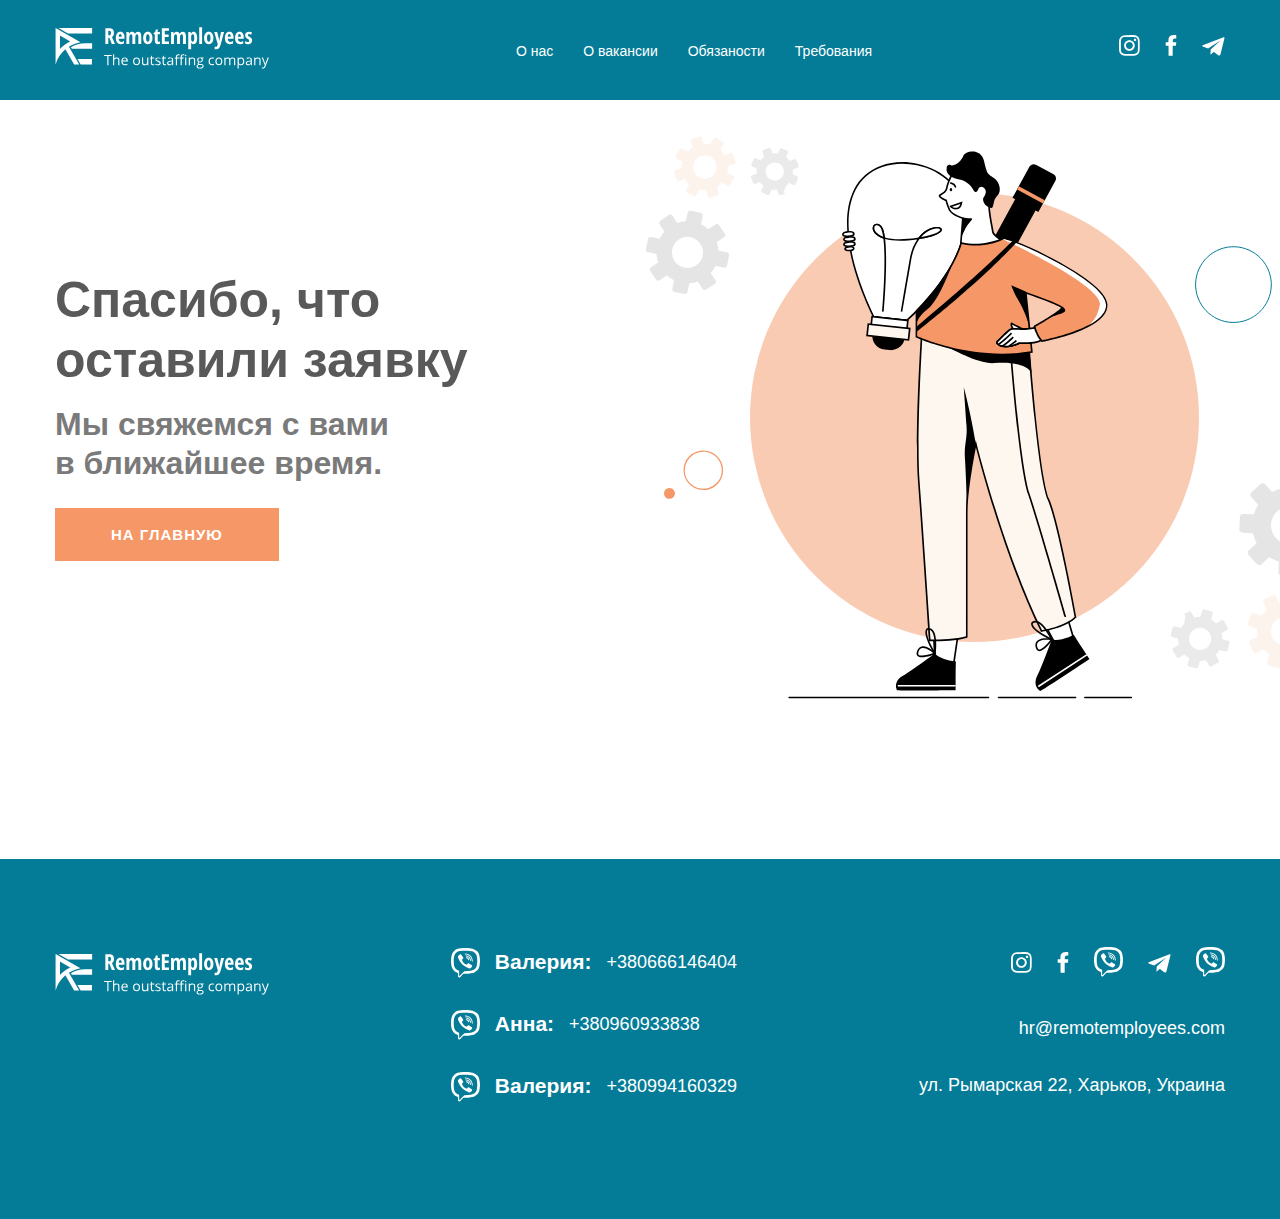
<file: ty_page.html>
<!DOCTYPE html>
<html lang="en">
<head>
    <meta charset="UTF-8">
    <meta name="viewport" content="width=device-width, initial-scale=1.0">
    <title></title>
    <link rel="stylesheet" href="./scss/style.css">
</head>
<body>
    <header class="header">
        <div class="container">
            <div class="header-inner">
                <div class="header__logo">
                    <a href="/"><img src="/image/logo.svg" alt=""></a>
                </div>
                <nav class="header__menu--list">
                    <div class="menu__btn">
                        <span></span>
                    </div>
                    <ul class="header__menu">
                        <li><a href="/ty_page.html">О нас</a></li>
                        <li><a href="#">О вакансии</a></li>
                        <li><a href="#">Обязаности</a></li>
                        <li><a href="#">Требования</a></li>
                        
                    </ul>
                    
                </nav>
                <div class="header__social">
                    <ul class="header__social--links">
                        <li><a href="#"><img src="/image/insta.svg" alt="instagram"></a></li>
                        <li><a href="#"><img src="/image/fb.svg" alt=facebook"></a></li>
                        <li><a href="#"><img src="/image/tg.svg" alt="telegram"></a></li>
                    </ul>
                </div>
                
            </div>
        </div>
    </header>

    <main>
        <div class="container">
        <div class="ty_block">
            <div class="ty_block--message">
                <h2>Спасибо, что оставили заявку</h2>
                <p>Мы свяжемся с вами <br>
                    в ближайшее время.</p>
                    <img src="/image/boy-300px.svg" alt="" class="ty_block--message-img">
                    <a href="/" class="ty_block--btn">на главную</a>
            </div>
            <div class="ty_block--guy">
                <img src="/image/ty-page--boy.svg" alt="">
            </div>
        </div>
    </div>
    </main>

    <footer class="footer">
        <div class="container">
            <div class="footer__inner">
            <div class="footer__logo">
                <a href="#"><img src="/image/logo.svg" alt=""></a>
            </div>
            <div class="contacts">
                <ul>
                    <li>
                        <img src="/image/viber.svg" alt="">
                        <span>Валерия:</span>
                        <a href="viber://chat?number=380666146404">+380666146404</a>
                    </li>
                    <li>
                        <img src="/image/viber.svg" alt="">
                        <span>Анна: 
                            </span>
                        <a href="viber://chat?number=380960933838">+380960933838</a>
                    </li>
                    <li>
                        <img src="/image/viber.svg" alt="">
                        <span>Валерия:</span>
                        <a href="viber://chat?number=380994160329">+380994160329</a>
                    </li>
                </ul>
            </div>
            <div class="social__footer">
                <ul>
                    <li><a href=""><img src="/image/insta.svg" alt=""></a></li>
                    <li><a href=""><img src="/image/fb.svg" alt=""></a></li>
                    <li><a href=""><img src="/image/viber.svg" alt=""></a></li>
                    <li><a href=""><img src="/image/tg.svg" alt=""></a></li>
                    <li><a href=""><img src="/image/viber.svg" alt=""></a></li>
                </ul>
                <a href="mailto:hr@remotemployees.com" class="mail">hr@remotemployees.com</a>
                <div class="geo_block">
                    <a href="mailto:hr@remotemployees.com" class="geo">ул. Рымарская 22, Харьков, Украина</a>
                </div>
            </div>
        </div>
    </div>
    </foot
</body>
</html>
</file>
<file: scss/style.css>
* {
  margin: 0;
  padding: 0;
  box-sizing: border-box;
}

body {
  overflow-x: hidden;
  font-family: 'Montserrat', sans-serif;
  font-size: 18px;
  font-weight: 400;
  line-height: 32px;
  letter-spacing: 0em;
  color: #7a7a7a;
}

input {
  padding: 0;
  margin: 0;
  color: #7a7a7a;
  font-size: 18px;
}

a,
p {
  text-decoration: none;
  font-family: 'Montserrat', sans-serif;
}

h1,
h2,
h3,
h4,
h5,
h6,
button,
p {
  line-height: 1em;
  margin: 0;
  padding: 0;
}

ul,
li {
  margin: 0;
  padding: 0;
  list-style: none;
}

.container {
  width: 1170px;
  margin: 0 auto;
}

.div-logo {
  display: flex;
  justify-content: start;
  padding: 0 25px;
  align-items: center;
  background-color: #97d0c5;
  height: 100px;
}

.btn-burger__menu {
  display: none;
  position: fixed;
  top: 25px;
  right: 10px;
  width: 50px;
  height: 50px;
}

.btn-burger__menu--span {
  position: absolute;
  width: 25px;
  height: 3px;
  background-color: #fff;
  top: 50%;
  left: 50%;
  transform: translate(-50%, -50%);
}

.btn-burger__menu--span:before, .btn-burger__menu--span:after {
  position: absolute;
  background-color: #fff;
  width: 25px;
  height: 3px;
}

.btn-burger__menu--span:before {
  content: '';
  bottom: -8px;
}

.btn-burger__menu--span:after {
  content: '';
  top: -8px;
}

.active-burger {
  height: 0;
}

.active-burger:before {
  top: 0;
  transform: rotate(45deg);
}

.active-burger:after {
  top: 0;
  transform: rotate(-45deg);
}

.header {
  background: #047c97;
  width: 100vw;
  height: 100px;
  position: fixed;
  left: 0;
  right: 0;
  top: 0;
  display: flex;
  z-index: 100;
  align-items: center;
}

.header-inner {
  display: flex;
  justify-content: space-between;
}

.header__menu--list {
  z-index: 5;
  display: flex;
  align-items: center;
}

.header__menu {
  z-index: 5;
  display: flex;
}

.header__menu li {
  padding-left: 30px;
}

.header__menu li:first-child {
  padding: 0;
}

.header__menu li a {
  font-weight: 500;
  font-size: 14px;
  color: #fff;
  transition: color 0.3s linear;
}

.header__menu li a:hover {
  color: #f69767;
  transition: all 0.3s linear;
}

.header__social {
  display: flex;
  align-items: center;
}

.header__social--links {
  display: flex;
}

.header__social--links li {
  padding-left: 25px;
  transition: all 0.3s linear;
}

.header__social--links li:first-child {
  padding: 0;
}

.header__social--links li:hover {
  transform: scale(1.1);
  transition: all 0.3s linear;
}

.developer {
  widows: 100%;
  background-color: #e5f1f4;
}

.developer__inner {
  padding-top: 185px;
  padding-bottom: 120px;
  justify-content: space-between;
  display: flex;
  align-items: center;
}

.developer__ad {
  padding-top: 50px;
  max-width: 470px;
}

.developer__ad h1 {
  color: #595959;
  font-size: 50px;
  font-weight: 800;
  line-height: 60px;
  margin-bottom: 25px;
}

.developer__ad h1 span {
  color: #047c97;
}

.php__form {
  margin-top: 30px;
}

.php__form--input {
  padding-left: 20px;
  width: 60%;
  height: 60px;
  border: none;
  outline: none;
}

.php__form--btn {
  width: 34%;
  height: 60px;
  background: #f69767;
  border: 1px solid transparent;
  border: none;
  color: #fff;
  text-transform: uppercase;
  font-size: 15px;
  font-weight: 700;
  line-height: 26px;
  letter-spacing: 0em;
  transition: all 0.5s linear;
  cursor: pointer;
  outline: none;
}

.php__form--btn:hover {
  background: #fff;
  color: #f69767;
  border: 1px solid #f69767;
}

.about_us {
  margin: 180px 0 0;
  width: 100%;
}

.about_us--inner {
  display: flex;
  justify-content: space-between;
  align-items: center;
}

.about_us--inner-text {
  max-width: 470px;
}

.about_us--inner-text h1 {
  color: #595959;
  font-size: 50px;
  font-weight: 800;
  line-height: 60px;
  margin-left: 40px;
  margin-bottom: 50px;
  position: relative;
}

.about_us--inner-text h1::after {
  content: '';
  position: absolute;
  left: -40px;
  top: 0;
  width: 30px;
  height: 100%;
  background: #f69767;
}

.about_us--inner-img {
  max-width: 600px;
  width: 100%;
}

.our_advantages {
  width: 100%;
  background-image: url("/image/Component 1.svg");
  background-size: cover;
  background-position: center center;
  background-repeat: no-repeat;
  padding-bottom: 150px;
}

.our_advantages--block {
  display: flex;
  justify-content: space-between;
}

.our_advantages h1 {
  padding-top: 150px;
  text-align: center;
  color: #595959;
  font-size: 50px;
  font-weight: 800;
  line-height: 60px;
}

.our_advantages h1 span {
  color: #047c97;
}

.our_advantages__inner {
  max-width: 470px;
  margin-top: 70px;
}

.our_advantages__inner--block {
  display: flex;
  flex-direction: column;
}

.our_advantages__inner .top {
  display: flex;
}

.our_advantages--numbers {
  color: #f69767;
  font-size: 50px;
  line-height: 60px;
  font-weight: 900;
}

.our_advantages h2 {
  padding-left: 30px;
  font-weight: bold;
  font-size: 32px;
  line-height: 39px;
  color: #595959;
}

.our_advantages--text {
  padding: 20px 0 0 85px;
}

.php--inner-text {
  max-width: 470px;
}

.php--inner-text h1 {
  color: #595959;
  font-size: 50px;
  font-weight: 800;
  line-height: 60px;
  margin-left: 40px;
  margin-bottom: 50px;
  position: relative;
}

.php--inner-text h1::after {
  content: '';
  position: absolute;
  left: -40px;
  top: 0;
  width: 30px;
  height: 100%;
  background: #f69767;
}

.join_us {
  margin-top: 180px;
}

.join_us-inner {
  display: flex;
  justify-content: space-between;
  align-items: center;
  padding-bottom: 150px;
}

.join_us-inner--block {
  max-width: 570px;
}

.join_us-inner--block h3 {
  font-size: 50px;
  font-style: normal;
  font-weight: 800;
  line-height: 60px;
  letter-spacing: 0em;
  margin-bottom: 50px;
}

.join_us-inner--block h3 span {
  color: #f69767;
}

.join_us-inner--block li {
  display: flex;
  align-items: center;
  padding-bottom: 30px;
}

.join_us-inner--block li img {
  padding-right: 30px;
}

.duties {
  width: 100%;
  background-image: url("/image/Component 1.svg");
  background-size: cover;
  background-position: center center;
  background-repeat: no-repeat;
  padding-bottom: 180px;
}

.duties h1 {
  padding-top: 150px;
  color: #595959;
  font-size: 50px;
  font-weight: 800;
  line-height: 60px;
}

.duties h1 span {
  color: #047c97;
}

.duties__blocks {
  display: flex;
  justify-content: space-between;
}

.duties__inner {
  max-width: 470px;
}

.duties__block {
  margin-top: 55px;
  display: flex;
  align-items: center;
}

.duties__block span {
  color: #f69767;
  font-size: 50px;
  line-height: 60px;
  font-weight: 900;
  padding-right: 30px;
}

.duties__block p {
  font-size: 18px;
  line-height: 31px;
}

.respond {
  margin: 180px auto;
  width: 100%;
}

.respond__inner {
  width: 100%;
  display: flex;
  justify-content: space-between;
  align-items: center;
}

.respond__inner h2 {
  font-size: 50px;
  font-style: normal;
  font-weight: 800;
  line-height: 60px;
  letter-spacing: 0em;
  color: #595959;
  margin-bottom: 50px;
}

.respond__block {
  max-width: 470px;
}

.respond__form {
  display: flex;
  flex-direction: column;
}

.respond__form input {
  padding-left: 5%;
  margin-bottom: 30px;
  outline: none;
  border: 1px solid #7a7a7a;
  height: 60px;
}

.respond__btn {
  height: 60px;
  width: 240px;
  background: #f69767;
  border: 1px solid transparent;
  color: #fff;
  font-size: 18px;
  font-weight: 900;
  letter-spacing: 0.5px;
  line-height: 23px;
  transition: all 0.5s linear;
  cursor: pointer;
  outline: none;
}

.respond__btn:hover {
  background: #fff;
  color: #f69767;
  border: 1px solid #f69767;
}

.footer {
  background: #047c97;
  height: 360px;
  width: 100%;
  align-items: center;
  display: flex;
}

.footer__inner {
  display: flex;
  justify-content: space-between;
  align-items: top;
}

.footer .contacts li {
  display: flex;
  align-items: center;
  margin-bottom: 30px;
}

.footer .contacts li span {
  font-size: 21px;
  line-height: 32px;
  font-weight: 600;
  color: #fff;
  padding: 0 15px;
}

.footer .contacts li a {
  line-height: 31px;
  font-size: 18px;
  font-weight: 300;
  color: #fff;
  transition: color 0.3s linear;
}

.footer .contacts li a:hover {
  color: #f69767;
  transition: color 0.3s linear;
}

.footer .social__footer {
  text-align: right;
}

.footer .social__footer ul {
  display: flex;
  justify-content: flex-end;
  align-items: center;
  margin-bottom: 25px;
}

.footer .social__footer ul li {
  padding-right: 25px;
  transition: all 0.3s linear;
}

.footer .social__footer ul li:last-child {
  padding: 0;
}

.footer .social__footer ul li:hover {
  transform: scale(1.1);
  transition: all 0.3s linear;
}

.mail {
  color: #fff;
  font-size: 18px;
  font-weight: 400;
  line-height: 32px;
  letter-spacing: 0em;
  transition: color 0.3s linear;
}

.mail:hover {
  transition: color 0.3s linear;
  color: #f69767;
}

.geo_block {
  margin-top: 25px;
}

.geo {
  margin-top: 50px;
  color: #fff;
  font-size: 18px;
  font-weight: 400;
  line-height: 32px;
  letter-spacing: 0em;
  transition: color 0.3s linear;
}

.geo:hover {
  transition: color 0.3s linear;
  color: #f69767;
}

.header__menu .active-menu {
  transform: translateY(0);
}

.active-btn {
  transition: all 0.5s;
}

.active-btn span {
  background-color: transparent;
  transition: all 0.5s;
}

.active-btn span:before {
  bottom: 5px;
  transform: rotate(45deg);
  transition: all 0.5s;
}

.active-btn span:after {
  top: 5px;
  transform: rotate(-45deg);
  transition: all 0.5s;
}

.max-width--990 {
  display: none;
}

.img-media {
  display: none;
}

.ty_block {
  padding-top: 110px;
  padding-bottom: 150px;
  display: flex;
  justify-content: space-between;
  align-items: center;
  flex-wrap: wrap;
}

.ty_block--message {
  max-width: 500px;
}

.ty_block--message h2 {
  color: #595959;
  font-size: 50px;
  font-weight: 800;
  line-height: 60px;
  letter-spacing: 0;
}

.ty_block--message p {
  font-size: 32px;
  font-style: normal;
  font-weight: 700;
  line-height: 39px;
  letter-spacing: 0em;
  text-align: left;
  color: #7a7a7a;
  margin: 15px 0 35px;
}

.ty_block--message-img {
  display: none;
}

.ty_block--guy {
  max-width: 600px;
}

.ty_block--btn {
  padding: 17px 55px;
  background-color: #f69767;
  color: #fff;
  text-transform: uppercase;
  font-size: 15px;
  font-style: normal;
  font-weight: 700;
  line-height: 26px;
  letter-spacing: 1px;
  text-align: center;
  transition: all 0.3s linear;
  border: 1px solid transparent;
}

.ty_block--btn:hover {
  transition: all 0.3s linear;
  background: #fff;
  color: #f69767;
  border: 1px solid #f69767;
}

.ty_block--btn a {
  color: #fff;
}

.menu__btn {
  position: fixed;
  top: 25px;
  right: 10px;
  display: none;
  z-index: 30;
  width: 50px;
  height: 50px;
  transition: 0.5s;
}

.menu__btn span {
  position: relative;
  width: 25px;
  height: 3px;
  background-color: #fff;
  border-radius: 2px;
  top: 50%;
  left: 50%;
  transform: translate(-50%, -50%);
}

.menu__btn span :before {
  content: '';
  position: absolute;
  right: 0;
  top: 0;
  background-color: #fff;
  width: 25px;
  height: 3px;
}

.dev-img {
  max-width: 500px;
  width: 100%;
}

@media (max-width: 1200px) {
  .container {
    width: 100%;
  }
  .header__logo {
    padding-left: 20px;
  }
  .header__social {
    margin-right: 20px;
  }
  .developer__img .dev-img {
    max-width: 500px;
    width: 100%;
  }
  .developer__inner {
    flex-wrap: wrap;
  }
  .developer__ad {
    margin-left: 20px;
  }
  .about_us--inner {
    padding: 0 20px;
    flex-wrap: wrap;
  }
  .about_us--inner {
    justify-content: center;
  }
  .about_us--inner-img {
    text-align: center;
    max-width: 500px;
    width: 100%;
  }
  .php--inner-text {
    order: 2;
    padding: 0;
  }
  .about_us {
    margin: 50px 0;
  }
  .duties__block--text {
    padding-left: 20px;
  }
  .duties__blocks {
    padding: 0 20px;
  }
  .img-media {
    display: block;
    margin-bottom: 30px;
  }
  .img-media img {
    width: 100%;
  }
  .respond {
    margin: 50px 0;
  }
  .respond__img {
    display: none;
  }
  .respond__inner {
    justify-content: center;
  }
  .respond__block h2 {
    text-align: center;
  }
  .respond__btn {
    width: 100%;
  }
  .footer {
    padding-top: 50px;
  }
  .footer__logo {
    padding-left: 15px;
  }
  .social__footer {
    padding-right: 15px;
  }
  .ty_block {
    justify-content: center;
    width: 100%;
  }
  .ty_block--guy img {
    width: 100%;
  }
  .ty_block--message {
    padding: 0 10px;
  }
}

@media (max-width: 1050px) {
  .developer__inner {
    justify-content: center;
    padding-top: 100px;
  }
  .developer__img img {
    width: 100%;
  }
  .join_us {
    width: 100%;
    margin: 90px auto 0;
  }
  .join_us-inner {
    flex-wrap: wrap;
    justify-content: center;
  }
  .join_us-inner--img {
    max-width: 600px;
    width: 100%;
  }
}

@media (max-width: 990px) {
  .max-width--990 {
    display: block;
  }
  .our_advantages h1 {
    padding: 100px 20%;
  }
  .our_advantages--block {
    margin: 0 auto;
    max-width: 470px;
    flex-wrap: wrap;
    justify-content: center;
  }
  .duties__blocks {
    flex-wrap: wrap;
    justify-content: center;
  }
  .duties__block--text {
    text-align: center;
  }
  .footer__inner {
    flex-wrap: wrap;
  }
  .footer__logo {
    display: none;
  }
  .contacts {
    padding-left: 15px;
  }
  .developer__inner {
    flex-direction: column-reverse;
  }
}

@media (max-width: 876px) {
  .header-inner {
    flex-wrap: wrap;
  }
  .header__menu {
    width: 100%;
  }
  .header__social {
    display: none;
  }
  .our_advantages h1 {
    font-size: 34px;
    line-height: 44px;
    padding: 100px 15% 30px 15%;
  }
}

@media (max-width: 768px) {
  .header {
    display: block;
  }
  .header-inner {
    display: block;
  }
  .header__logo {
    padding-left: 20px;
    padding-top: 20px;
  }
  .header__menu {
    margin-top: 20px;
    display: flex;
    flex-direction: column;
    text-align: left;
    transform: translateX(-200%);
    transition: all 0.5s linear;
    background: #fff;
  }
  .header__menu li,
  .header__menu li:first-child {
    padding: 10px 30px;
    border-bottom: 1px solid #7a7a7a;
  }
  .header__menu li a,
  .header__menu li:first-child a {
    font-size: 20px;
    color: #7a7a7a;
  }
  .btn-burger__menu {
    display: block;
  }
  .burger-menu_active {
    transition: all 0.5s linear;
    transform: translateX(0);
  }
  .join_us-inner {
    padding: 0 20px;
  }
  .join_us-inner--img {
    text-align: center;
    max-width: 500px;
  }
  .join_us-inner--block h3 {
    font-size: 34px;
    line-height: 44px;
  }
  .duties {
    padding: 0;
  }
  .duties__inner {
    width: auto;
  }
  .duties__block--text {
    padding: 0 10px;
  }
  .duties h1 {
    font-size: 34px;
    line-height: 44px;
  }
  .contacts li {
    justify-content: center;
  }
  .footer {
    height: auto;
    text-align: center;
  }
  .footer .social__footer {
    text-align: center;
  }
  .footer .social__footer ul {
    justify-content: center;
  }
  .footer__inner {
    display: block;
  }
  .footer__logo {
    display: block;
  }
}

@media (max-width: 520px) {
  body {
    font-size: 17px;
    line-height: 29px;
  }
  .developer__ad {
    width: 100%;
    padding: 30px 10px;
  }
  .developer__ad h1 {
    font-size: 34px;
    line-height: 44px;
  }
  .php__form {
    text-align: center;
  }
  .php__form--input input {
    width: 100%;
  }
  .php__form--btn {
    margin-top: 20px;
    width: 100%;
    font-size: 13px;
  }
  .our_advantages h1 {
    padding: 100px 5% 30px 5%;
  }
  .our_advantages h2 {
    font-size: 24px;
    line-height: 34px;
    padding-left: 23px;
  }
  .our_advantages h2:first-child {
    padding-left: 28px;
  }
  .our_advantages--numbers {
    font-size: 34px;
    line-height: 44px;
  }
  .our_advantages--block {
    padding: 0 10px;
  }
  .our_advantages--text {
    padding: 20px 0 0 65px;
  }
  .php--inner-text h1 {
    font-size: 34px;
    line-height: 44px;
    margin-top: 20px;
  }
  .duties__block {
    align-items: start;
    padding: 0 10px;
  }
  .duties__block span {
    font-size: 34px;
    line-height: 44px;
  }
  .respond__block {
    width: 100%;
  }
  .respond__block h2 {
    font-size: 34px;
    line-height: 44px;
  }
  .img-media {
    padding: 0 10px;
  }
  .respond__form {
    padding: 0 10px;
  }
  .contacts {
    width: 250px;
  }
  .contacts li {
    justify-content: flex-start;
    flex-wrap: wrap;
  }
  .contacts li a {
    padding-left: 50px;
  }
  .footer {
    height: auto;
    text-align: left;
  }
  .footer .social__footer {
    padding-left: 15px;
    padding-bottom: 50px;
    text-align: left;
  }
  .footer .social__footer ul {
    justify-content: flex-start;
  }
  .footer__inner {
    display: block;
  }
  .footer__logo {
    display: block;
  }
  .ty_block {
    padding-bottom: 50px;
  }
  .ty_block--btn {
    display: block;
  }
  .ty_block--message h2 {
    font-size: 34px;
    line-height: 40px;
  }
  .ty_block--message p {
    font-size: 24px;
    line-height: 36px;
  }
  .ty_block--message-img {
    margin: 0 auto;
    display: block;
    padding-bottom: 35px;
  }
  .ty_block--guy img {
    display: none;
  }
  .header {
    width: 100%;
    max-width: 500px;
  }
  .developer__ad {
    padding: 0 10px;
    margin: 0;
  }
}

@media (max-width: 400px) {
  .header__logo {
    padding-left: 10px;
  }
  .menu__btn {
    right: 10px;
  }
  .about_us--inner-text h1 {
    margin-top: 50px;
    font-size: 34px;
    line-height: 34px;
  }
  .our_advantages h1 {
    font-size: 25px;
    line-height: 31px;
  }
}
/*# sourceMappingURL=style.css.map */
</file>
